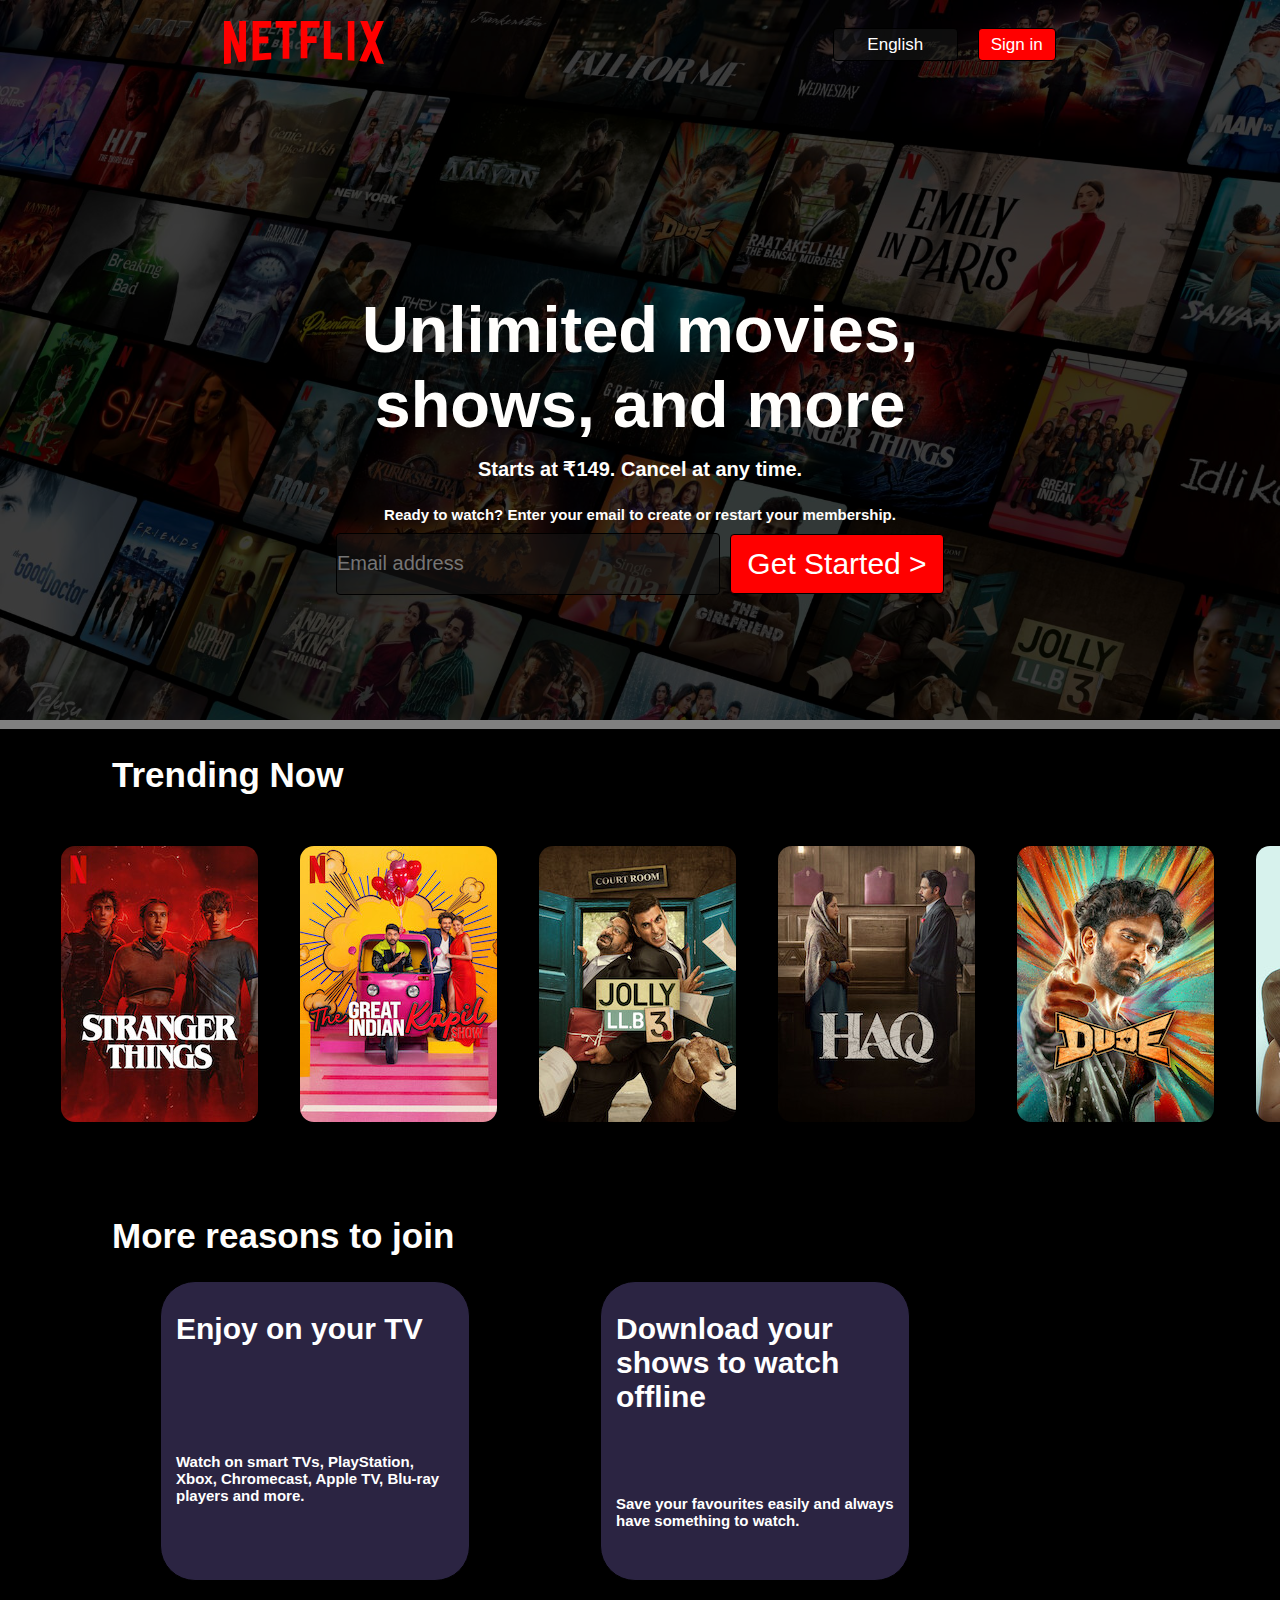
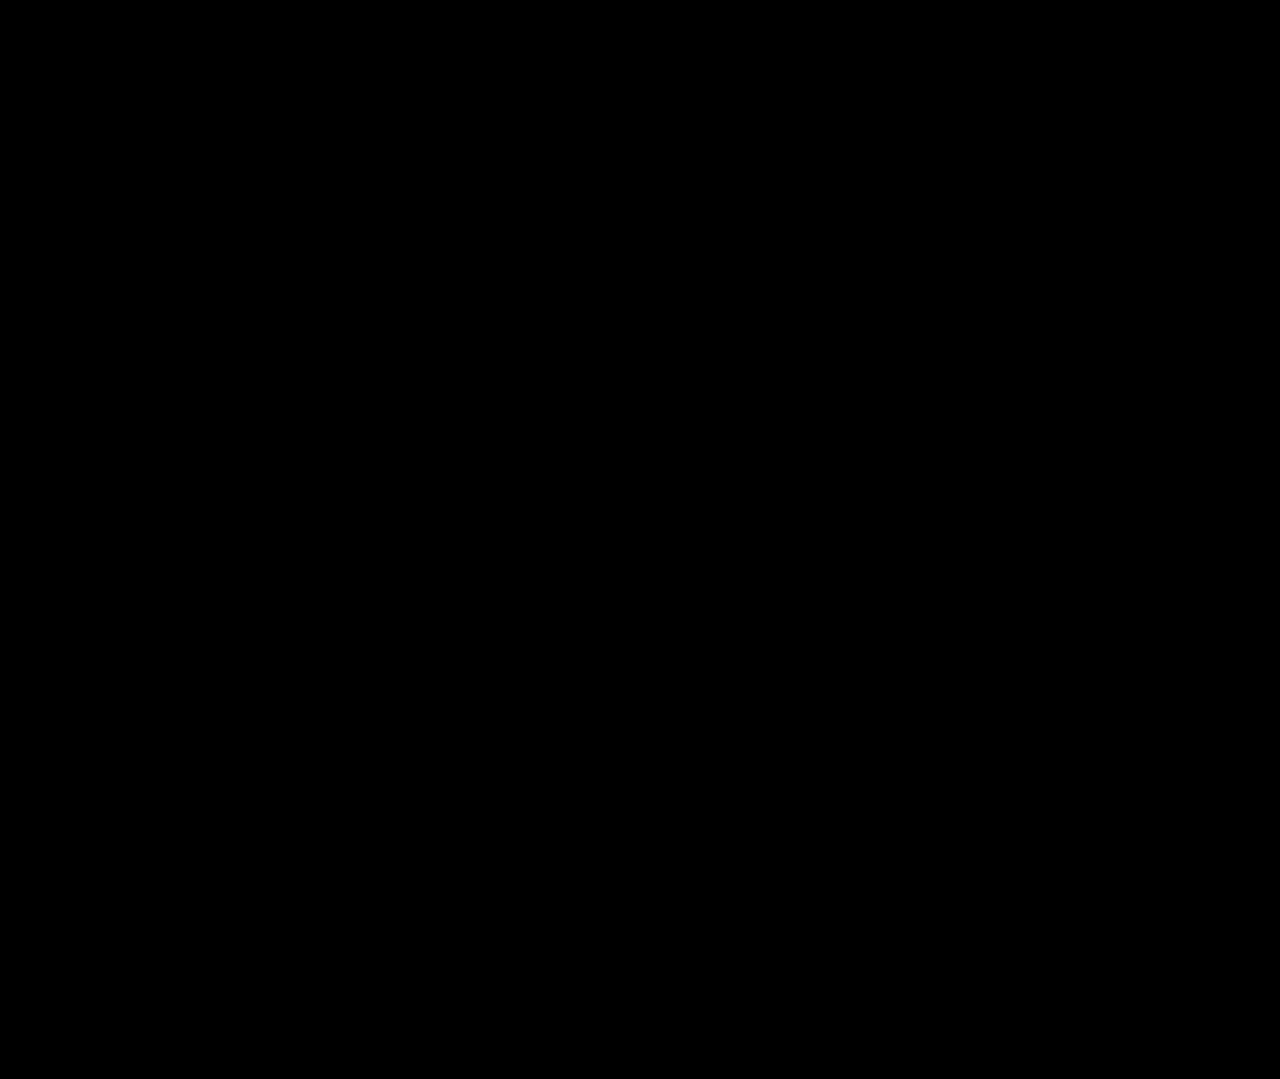
<file: index.html>
<!DOCTYPE html>
<html lang="en">

<head>
    <meta charset="UTF-8">
    <meta name="viewport" content="width=device-width, initial-scale=1.0">
    <title>Netflix</title>
    <link rel="stylesheet" href="style.css">
</head>

<body>
    <div class="main">
        <nav>
            <span><img src="./logo.svg" alt=""></span>
            <ul>
                <button class="One">English</button>
                <button class="Two">Sign in</button>
            </ul>
        </nav>
        <div class="box">

        </div>
        <div class="text">
            <div class="line1">Unlimited movies,</div>
            <div class="line2">shows, and more</div>
            <div class="line3">Starts at ₹149. Cancel at any time.</div>
            <div class="line4">Ready to watch? Enter your email to create or restart your membership.</div>
            <div class="textbuttons">
                <input type="text" placeholder="Email address">
                <button>Get Started &gt </button>
            </div>
        </div>
    </div>
    <div class="sepration">

    </div>
    <div class="section">
        <div class="box2">
            <div class="content1">
                Trending Now
            </div>

            <div class="showsscrollbar">
                <li><img class="shows" src="./image1.jpg" alt="error"></li>
                <li><img class="shows" src="./image2.jpg" alt="error"></li>
                <li><img class="shows" src="./image3.jpg" alt="error"></li>
                <li><img class="shows" src="./image44.jpg" alt="error"></li>
                <li><img class="shows" src="./image5.jpg" alt="error"></li>
                <li><img class="shows" src="./image6.jpg" alt="error"></li>
                <li><img class="shows" src="./image7.jpg" alt="error"></li>
                <li><img class="shows" src="./image8.jpg" alt="error"></li>
                <li><img class="shows" src="./image9.jpg" alt="error"></li>
                <li><img class="shows" src="./iamge10.jpg" alt="error"></li>
            </div>





        </div>
        <div class="box3">
            <div>
                <div class="content2">More reasons to join</div>
            </div>
            <div class="reasons">
                <div class="features">
                    <div class="firstline">Enjoy on your TV</div>
                    <div class="secondline">Watch on smart TVs, PlayStation, Xbox, Chromecast, Apple TV, Blu-ray players
                        and more.</div>
                </div>
                <div class="features">
                    <div class="firstline">Download your shows to watch offline</div>
                    <div class="secondline">Save your favourites easily and always have something to watch. </div>
                </div>
                <div class="features">
                    <div class="firstline">Watch everywhere</div>
                    <div class="secondline"> Stream unlimited movies and TV shows on your phone, tablet, laptop, and TV.
                    </div>
                </div>
                <div class="features">
                    <div class="firstline">Create profiles for kids</div>
                    <div class="secondline">Send kids on adventures with their favourite characters in a space made just
                        for them — free with your membership.</div>
                </div>
            </div>
            <section class="faqs"> Frequently Asked Questions
                <div class="faqbox">What is Netflix ?
                    <svg xmlns="http://www.w3.org/2000/svg" viewBox="0 0 24 24" width="24" height="24" color="#eae3e3"
                        fill="none" stroke="#eae3e3" stroke-width="1.5" stroke-linecap="round" stroke-linejoin="round">
                        <path d="M12 4V20M20 12H4" />
                    </svg>
                </div>
                <div class="faqbox">How much does Netflix cost ?
                    <svg xmlns="http://www.w3.org/2000/svg" viewBox="0 0 24 24" width="24" height="24" color="#eae3e3"
                        fill="none" stroke="#eae3e3" stroke-width="1.5" stroke-linecap="round" stroke-linejoin="round">
                        <path d="M12 4V20M20 12H4" />
                    </svg>
                </div>
                <div class="faqbox">Where can i watch ?
                    <svg xmlns="http://www.w3.org/2000/svg" viewBox="0 0 24 24" width="24" height="24" color="#eae3e3"
                        fill="none" stroke="#eae3e3" stroke-width="1.5" stroke-linecap="round" stroke-linejoin="round">
                        <path d="M12 4V20M20 12H4" />
                    </svg>
                </div>
                <div class="faqbox">how do i Cancel ?
                    <svg xmlns="http://www.w3.org/2000/svg" viewBox="0 0 24 24" width="24" height="24" color="#eae3e3"
                        fill="none" stroke="#eae3e3" stroke-width="1.5" stroke-linecap="round" stroke-linejoin="round">
                        <path d="M12 4V20M20 12H4" />
                    </svg>
                </div>
                <div class="faqbox">What can i watch on Netflix ?
                    <svg xmlns="http://www.w3.org/2000/svg" viewBox="0 0 24 24" width="24" height="24" color="#eae3e3"
                        fill="none" stroke="#eae3e3" stroke-width="1.5" stroke-linecap="round" stroke-linejoin="round">
                        <path d="M12 4V20M20 12H4" />
                    </svg>
                </div>
                <div class="faqbox">Is Netflix good for kids ?
                    <svg xmlns="http://www.w3.org/2000/svg" viewBox="0 0 24 24" width="24" height="24" color="#eae3e3"
                        fill="none" stroke="#eae3e3" stroke-width="1.5" stroke-linecap="round" stroke-linejoin="round">
                        <path d="M12 4V20M20 12H4" />
                    </svg>
                </div>

            </section>
        </div>


    </div>
</body>

</html>
</file>
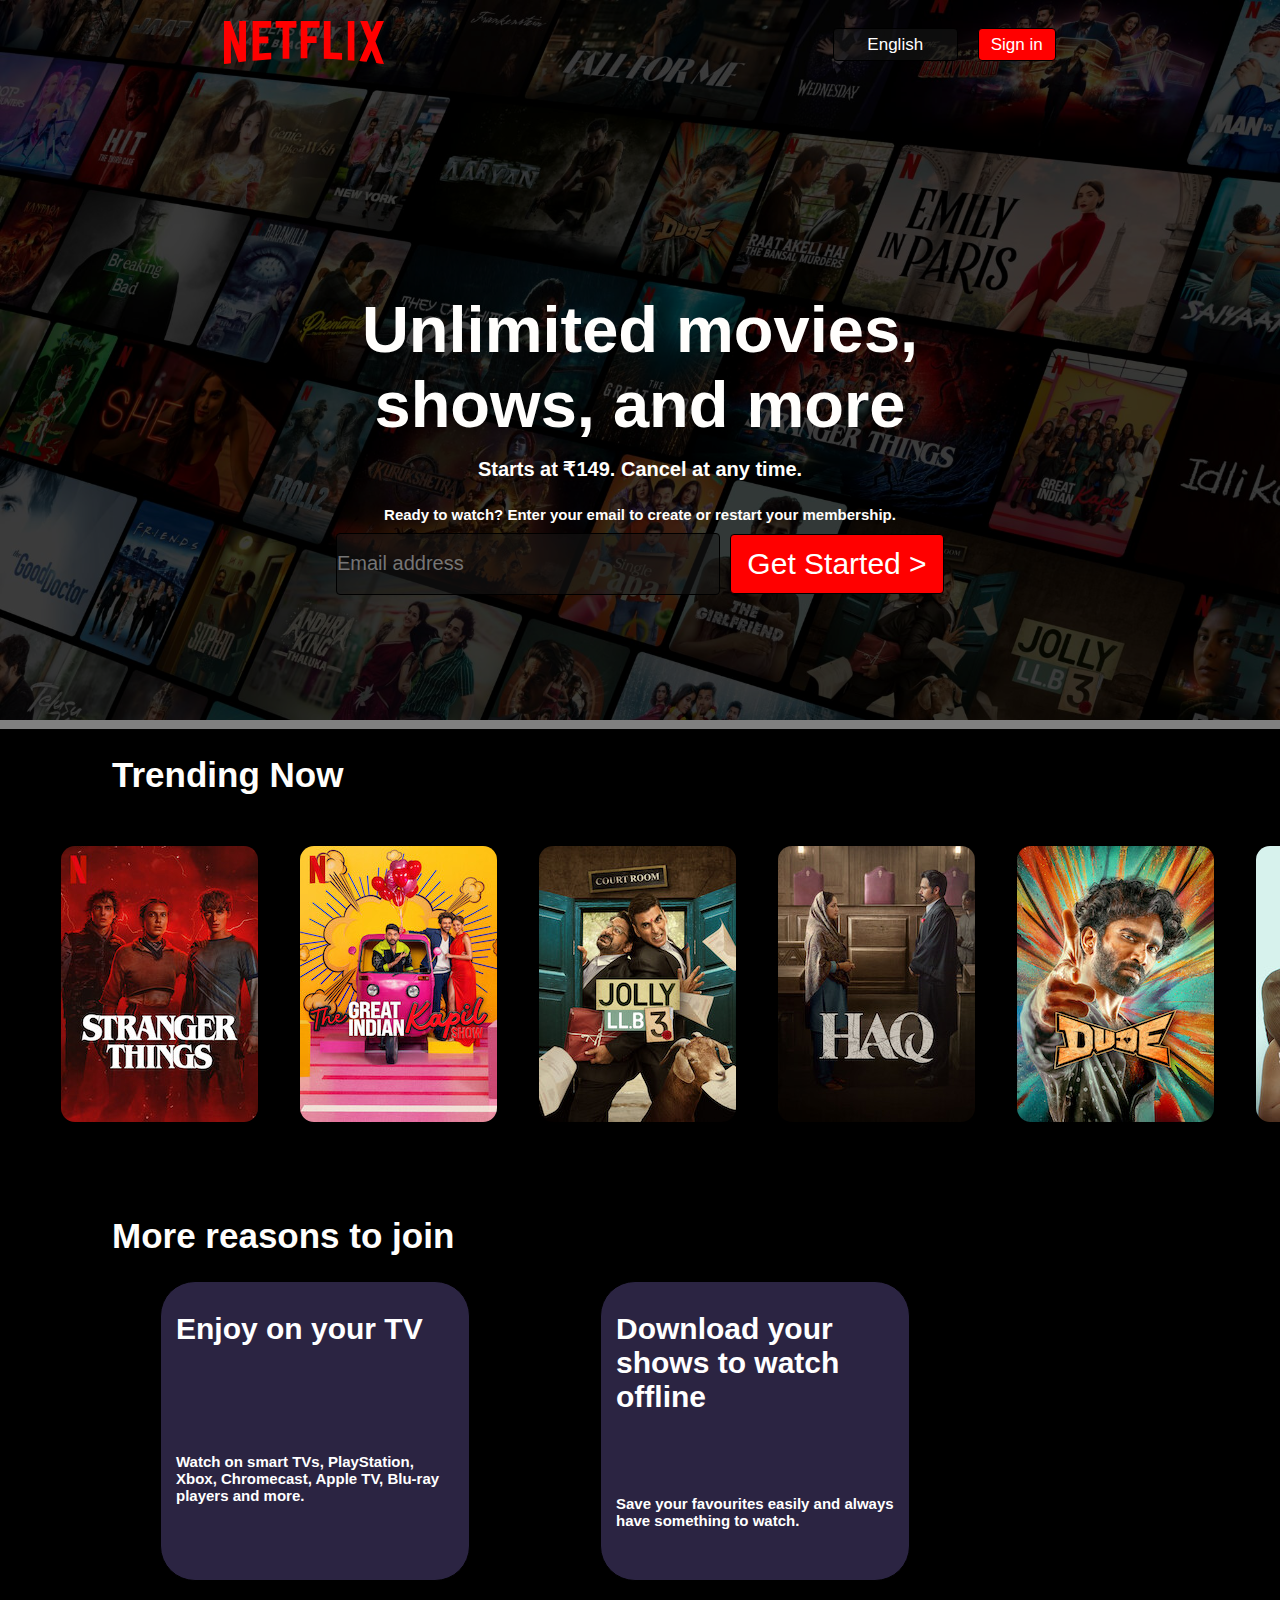
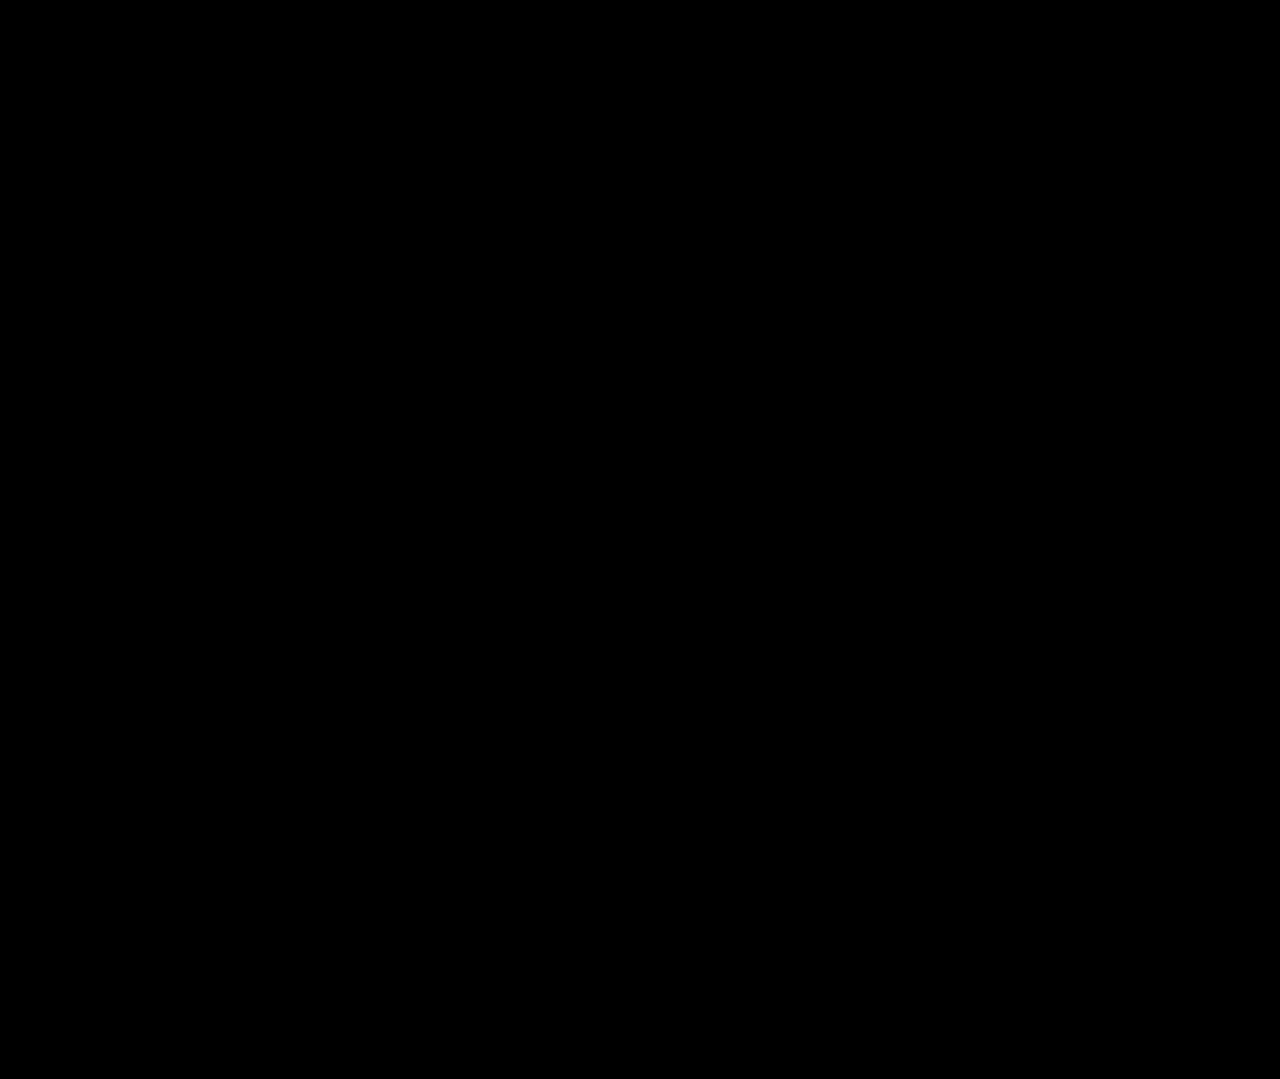
<file: indexx.html>
<!DOCTYPE html>
<html lang="en">

<head>
    <meta charset="UTF-8">
    <meta name="viewport" content="width=device-width, initial-scale=1.0">
    <title>Netflix</title>
    <link rel="stylesheet" href="style.css">
</head>

<body>
    <div class="main">
        <nav>
            <span><img src="assets/Images/logo.svg" alt=""></span>
            <ul>
                <button class="One">English</button>
                <button class="Two">Sign in</button>
            </ul>
        </nav>
        <div class="box">

        </div>
        <div class="text">
            <div class="line1">Unlimited movies,</div>
            <div class="line2">shows, and more</div>
            <div class="line3">Starts at ₹149. Cancel at any time.</div>
            <div class="line4">Ready to watch? Enter your email to create or restart your membership.</div>
            <div class="textbuttons">
                <input type="text" placeholder="Email address">
                <button>Get Started &gt </button>
            </div>
        </div>
    </div>
    <div class="sepration">

    </div>
    <div class="section">
        <div class="box2">
            <div class="content1">
                Trending Now
            </div>

            <div class="showsscrollbar">
                <li><img class="shows" src="assets/Images/image1.jpg" alt="error"></li>
                <li><img class="shows" src="assets/Images/image2.jpg" alt="error"></li>
                <li><img class="shows" src="assets/Images/image3.jpg" alt="error"></li>
                <li><img class="shows" src="assets/Images/image44.jpg" alt="error"></li>
                <li><img class="shows" src="assets/Images/image5.jpg" alt="error"></li>
                <li><img class="shows" src="assets/Images/image6.jpg" alt="error"></li>
                <li><img class="shows" src="assets/Images/image7.jpg" alt="error"></li>
                <li><img class="shows" src="assets/Images/image8.jpg" alt="error"></li>
                <li><img class="shows" src="assets/Images/image9.jpg" alt="error"></li>
                <li><img class="shows" src="assets/Images/iamge10.jpg" alt="error"></li>
            </div>





        </div>
        <div class="box3">
            <div>
                <div class="content2">More reasons to join</div>
            </div>
            <div class="reasons">
                <div class="features">
                    <div class="firstline">Enjoy on your TV</div>
                    <div class="secondline">Watch on smart TVs, PlayStation, Xbox, Chromecast, Apple TV, Blu-ray players
                        and more.</div>
                </div>
                <div class="features">
                    <div class="firstline">Download your shows to watch offline</div>
                    <div class="secondline">Save your favourites easily and always have something to watch. </div>
                </div>
                <div class="features">
                    <div class="firstline">Watch everywhere</div>
                    <div class="secondline"> Stream unlimited movies and TV shows on your phone, tablet, laptop, and TV.
                    </div>
                </div>
                <div class="features">
                    <div class="firstline">Create profiles for kids</div>
                    <div class="secondline">Send kids on adventures with their favourite characters in a space made just
                        for them — free with your membership.</div>
                </div>
            </div>
            <section class="faqs"> Frequently Asked Questions
                <div class="faqbox">What is Netflix ?
                    <svg xmlns="http://www.w3.org/2000/svg" viewBox="0 0 24 24" width="24" height="24" color="#eae3e3"
                        fill="none" stroke="#eae3e3" stroke-width="1.5" stroke-linecap="round" stroke-linejoin="round">
                        <path d="M12 4V20M20 12H4" />
                    </svg>
                </div>
                <div class="faqbox">How much does Netflix cost ?
                    <svg xmlns="http://www.w3.org/2000/svg" viewBox="0 0 24 24" width="24" height="24" color="#eae3e3"
                        fill="none" stroke="#eae3e3" stroke-width="1.5" stroke-linecap="round" stroke-linejoin="round">
                        <path d="M12 4V20M20 12H4" />
                    </svg>
                </div>
                <div class="faqbox">Where can i watch ?
                    <svg xmlns="http://www.w3.org/2000/svg" viewBox="0 0 24 24" width="24" height="24" color="#eae3e3"
                        fill="none" stroke="#eae3e3" stroke-width="1.5" stroke-linecap="round" stroke-linejoin="round">
                        <path d="M12 4V20M20 12H4" />
                    </svg>
                </div>
                <div class="faqbox">how do i Cancel ?
                    <svg xmlns="http://www.w3.org/2000/svg" viewBox="0 0 24 24" width="24" height="24" color="#eae3e3"
                        fill="none" stroke="#eae3e3" stroke-width="1.5" stroke-linecap="round" stroke-linejoin="round">
                        <path d="M12 4V20M20 12H4" />
                    </svg>
                </div>
                <div class="faqbox">What can i watch on Netflix ?
                    <svg xmlns="http://www.w3.org/2000/svg" viewBox="0 0 24 24" width="24" height="24" color="#eae3e3"
                        fill="none" stroke="#eae3e3" stroke-width="1.5" stroke-linecap="round" stroke-linejoin="round">
                        <path d="M12 4V20M20 12H4" />
                    </svg>
                </div>
                <div class="faqbox">Is Netflix good for kids ?
                    <svg xmlns="http://www.w3.org/2000/svg" viewBox="0 0 24 24" width="24" height="24" color="#eae3e3"
                        fill="none" stroke="#eae3e3" stroke-width="1.5" stroke-linecap="round" stroke-linejoin="round">
                        <path d="M12 4V20M20 12H4" />
                    </svg>
                </div>

            </section>
        </div>


    </div>
</body>

</html>
</file>
<file: style.css>
* {
    padding: 0;
    margin: 0;
}

html,
body {
    width: 100%;
    overflow-x: hidden;
    background-color: black;
}

.main {
    background-image: url(Backgroundimage.jpg);
    background-position: center center;
    background-size: cover;
    background-repeat: no-repeat;
    height: 80vh;
    position: relative;




}

.main .box {

    height: 80vh;
    width: 100%;
    opacity: 0.69;
    background-color: black;
    display: flex;
    justify-content: center;
    align-items: center;
    position: absolute;
    top: 0;
}

nav {
    max-width: 100vw;
    margin: 0;
    display: flex;
    justify-content: space-around;
    /* height: 62px; */

}

nav ul {
    display: flex;
    list-style: none;
    justify-content: center;
    align-items: center;
    gap: 20px;
}

.One {
    position: relative;
    font-size: 17px;
    z-index: 10;
    color: white;
    background-color: rgb(0, 12, 12);
    font-family: 'Franklin Gothic Medium', 'Arial Narrow', Arial, sans-serif;
    width: 125px;
    height: 33px;
    border: 1px solid black;
    border-radius: 4px;
    background-color: rgba(23, 23, 23, 0.55);
    font-family: sans-serif;
    cursor: pointer;



}

.Two {
    font-size: 17px;
    z-index: 10;
    position: relative;
    color: white;
    background-color: red;
    width: 78px;
    height: 33px;
    border: 1px solid black;
    border-radius: 4px;
    cursor: pointer;

}

.text {
    height: 90%;
    display: flex;
    flex-direction: column;
    /* background-color: aqua; */
    justify-content: center;
    align-items: center;
    /* margin-top: 235px ; */
    color: rgb(255, 254, 252);
    font-size: 65px;
    font-family: sans-serif;
    font-weight: bolder;
    position: relative;
    z-index: 10;
    padding: 30px;
    text-align: center;

}

.text .line1 {
    text-align: center;
}

.text .line2 {
    text-align: center;
}

.text .line3 {
    font-size: 20px;
    padding-top: 15px;
    text-align: center;
}

.text .line4 {
    font-size: 15px;
    padding-top: 25px;
    text-align: center;
}

.text input {
    width: 382px;
    height: 60px;
    font-size: 20px;
    border: 1px solid black;
    border-radius: 4px;

}

.textbuttons {
    display: flex;
    align-items: center;
    justify-content: center;
    padding-top: 10px;
    gap: 10px;

}

.text button {
    height: 60px;
    width: 214px;
    color: white;
    font-size: 30px;
    background-color: red;
    border: 1px solid black;
    border-radius: 4px;
    cursor: pointer;
}

.text input {
    background-color: rgba(23, 23, 23, 0.5);
    color: white;
    cursor: pointer;
}

nav span img {
    height: 85px;
    width: 160px;
    z-index: 10;
    position: relative;

}

nav img {
    width: 32px;
    color: red;

}

.sepration {
    height: 9px;
    background-color: gray;
}

.section .content1 {
    color: white;
    color: rgb(255, 254, 252);
    font-size: 35px;
    font-family: sans-serif;
    font-weight: bolder;
    padding: 26px 0px 0px 112px;
}

.section {
    height: 100vh;
}

.box2 {}

.showsscrollbar {
    display: flex;
    flex-wrap: nowrap;
    margin-top: 30px;
    padding: 0px 0px 0px 135px;
    gap: 40px;
    list-style: none;
    justify-content: space-around;
    height: 325px;
    overflow-x: scroll;
    scroll-behavior: smooth;
    padding: 20px 60px;

    /* Hide scrollbar (Netflix style) */
    scrollbar-width: none;
    /* Firefox */

}

.shows {
    display: flex;
    gap: 5px;

    border: 1px solid black;
    border-radius: 15px;
}

.content2 {
    color: white;
    color: rgb(255, 254, 252);
    font-size: 35px;
    font-family: sans-serif;
    font-weight: bolder;
    padding: 26px 0px 0px 112px;
}

.box3 {
    padding-bottom: 10px;
}

.reasons {
    display: flex;
    padding-left: 110px;
    margin-top: 25px;
    margin-left: 50px;
    gap: 130px;
    flex-wrap: wrap;
    
}

.features {
    width: 310px;
    background-color: rgb(43, 36, 66);
    border: 1px solid black;
    border-radius: 35px;
    display: flex;
    flex-wrap: wrap;
    min-height: 300px;
    box-sizing: border-box;
    


}

.features .firstline {
    color: white;
    font-size: 30px;
    font-family: sans-serif;
    font-weight: bolder;
    padding: 30px 15px;

}

.features .secondline {
    color: white;
    font-size: 15px;
    font-family: sans-serif;
    font-weight: bolder;
    padding: 30px 15px;
}

.faqs{
    color: white;
    font-family: sans-serif;
    font-weight: bolder;
    font-size: 35px;
    padding: 0px 0px;
    margin-top: 40px;
    padding: 26px 0px 0px 112px;
    
}
.faqbox{
    min-height: 85px;
    max-width: 60vw;
    width: 1300px;
    background-color: #2d2d2d;
    display: flex;
    margin-left: 50px;
    margin-top: 7px;
    align-items: center;
    justify-content: space-between;
    padding-left: 30px;
    font-size: 20px;
    font-weight: 100;
    color: rgb(223 218 213);
    font-family: sans-serif;
    cursor: pointer;
    
    
}

.faqbox:hover{
    background-color: #424040 ;
    transition: all 2s ease-in;
}

.faqs .faqbox svg{
    padding-right: 45px;
}

@media (max-width: 600px) {

    /* NAVBAR */
    nav {
        justify-content: space-between;
        padding: 10px 15px;
    }

    nav span img {
        height: 50px;
        width: 110px;
    }

    .One {
        width: 90px;
        font-size: 14px;
    }

    .Two {
        width: 65px;
        font-size: 14px;
    }

    /* HERO TEXT */
    .text {
        font-size: 32px;
        padding: 15px;
    }

    .text .line3 {
        font-size: 16px;
    }

    .text .line4 {
        font-size: 14px;
    }

    /* INPUT + BUTTON */
    .textbuttons {
        flex-direction: column;
        width: 100%;
    }

    .text input {
        width: 100%;
        height: 50px;
        font-size: 16px;
    }

    .text button {
        width: 100%;
        height: 50px;
        font-size: 18px;
    }

    /* TRENDING SECTION */
    .section .content1,
    .content2,
    .faqs {
        padding-left: 15px;
        font-size: 24px;
    }

    .showsscrollbar {
        padding: 10px 15px;
        gap: 15px;
    }

    .shows {
        width: 140px;
    }

    /* FEATURES SECTION */
    .reasons {
        padding-left: 0;
        margin-left: 0;
        justify-content: center;
        gap: 20px;
    }

    .features {
        width: 90%;
        min-height: auto;
    }

    .features .firstline {
        font-size: 22px;
    }

    .features .secondline {
        font-size: 14px;
    }

    /* FAQ SECTION */
    .faqbox {
        width: 90%;
        margin-left: auto;
        margin-right: auto;
        font-size: 16px;
    }

    .faqs .faqbox svg {
        padding-right: 15px;
    }
}
</file>
